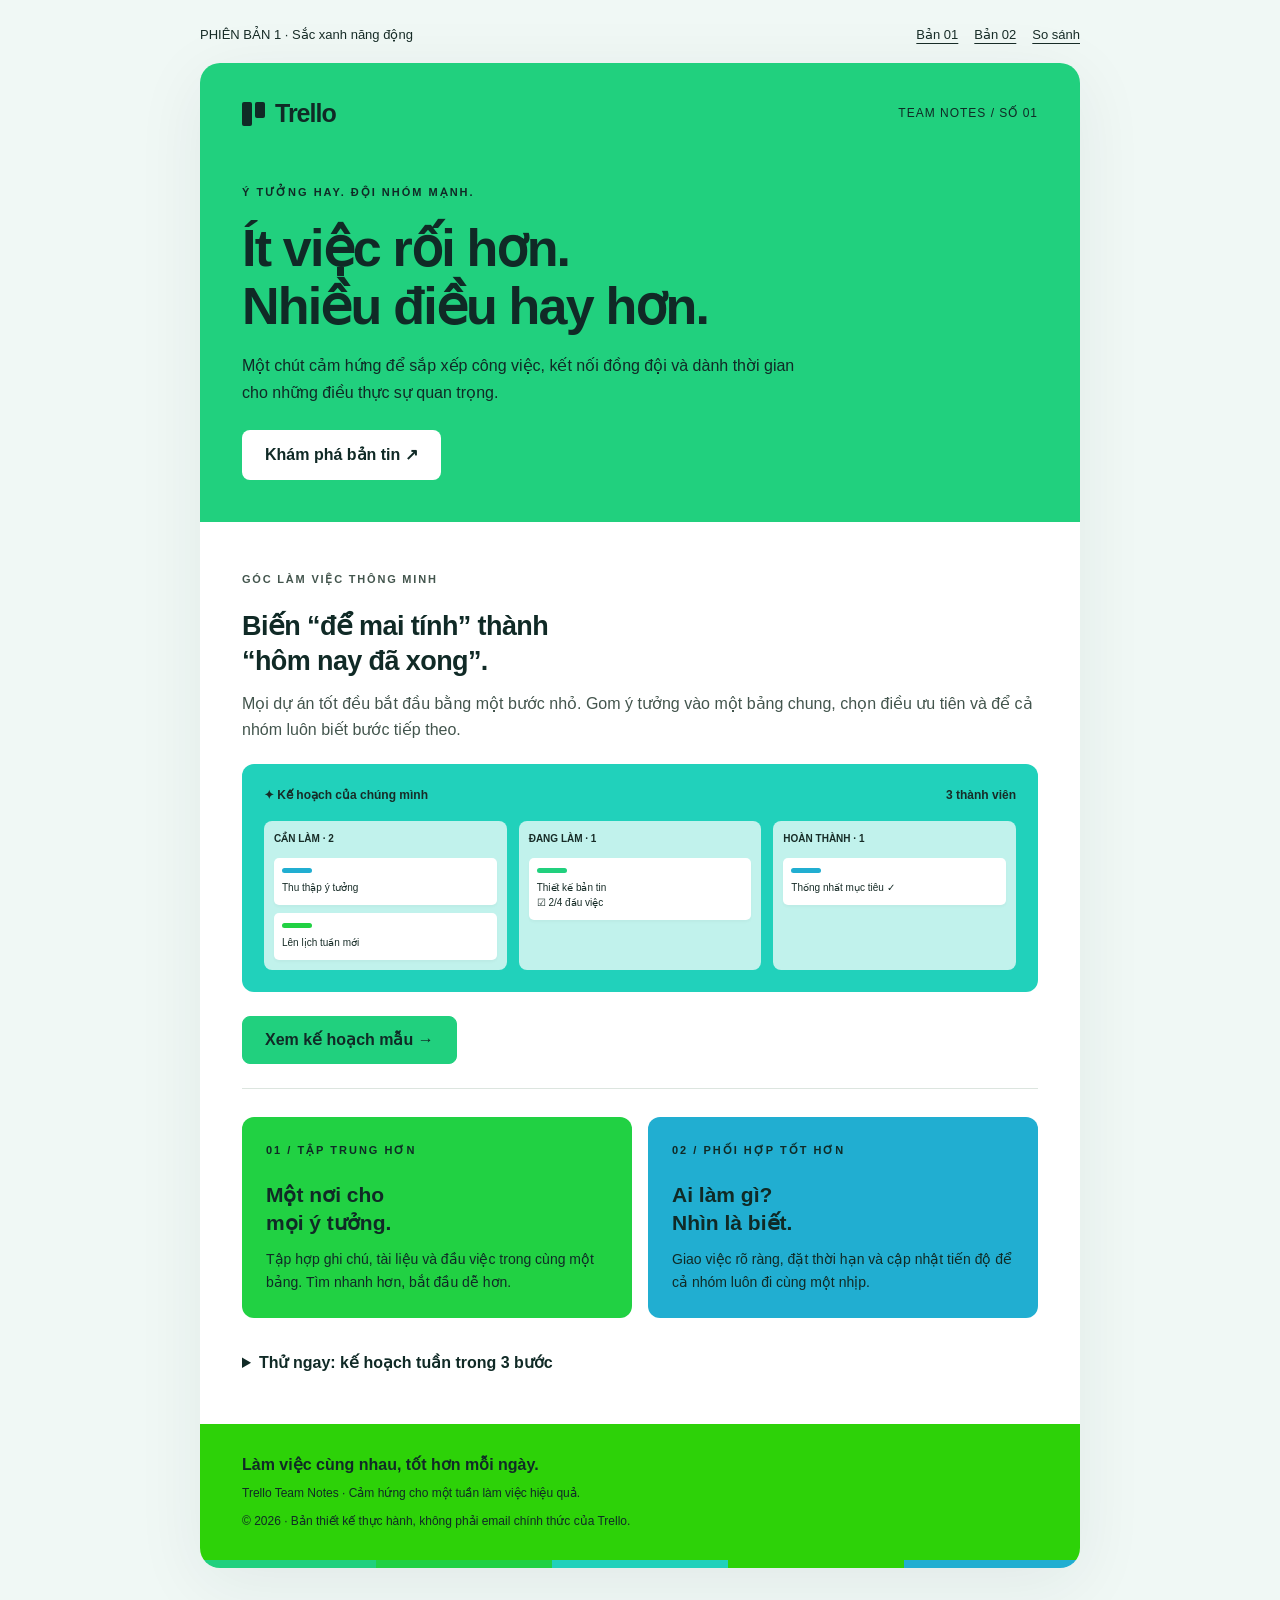
<file: index.html>
<!doctype html>
<html lang="vi"><head><meta charset="utf-8"><meta name="viewport" content="width=device-width,initial-scale=1"><meta name="description" content="Bản tin làm việc nhóm: sắp xếp ý tưởng, theo dõi tiến độ và cùng nhau hoàn thành mục tiêu."><title>Trello Team Notes — Sắc xanh năng động</title><link rel="stylesheet" href="vendor/bootstrap.min.css"><link rel="stylesheet" href="theme1.css"><link rel="stylesheet" href="style.css"></head>
<body><nav class="demo-nav" aria-label="Các phiên bản newsletter"><span>PHIÊN BẢN 1 · Sắc xanh năng động</span><div class="links"><a href="index.html">Bản 01</a><a href="newsletter_version2.html">Bản 02</a><a href="so-sanh.html">So sánh</a></div></nav>
<main class="newsletter"><header class="primary-bg"><div class="masthead"><div class="brand"><span class="brand-mark" aria-hidden="true"><i></i><i></i></span>Trello</div><span class="edition">TEAM NOTES / SỐ 01</span></div><section class="hero" aria-labelledby="hero-title"><div class="eyebrow">Ý tưởng hay. Đội nhóm mạnh.</div><h1 id="hero-title">Ít việc rối hơn.<br>Nhiều điều hay hơn.</h1><p>Một chút cảm hứng để sắp xếp công việc, kết nối đồng đội và dành thời gian cho những điều thực sự quan trọng.</p><a class="hero-cta" href="#bai-viet">Khám phá bản tin <span aria-hidden="true">&nbsp;↗</span></a></section></header>
<div class="content"><article id="bai-viet" class="intro"><p class="section-label">GÓC LÀM VIỆC THÔNG MINH</p><h2 class="text-primary-color">Biến “để mai tính” thành<br>“hôm nay đã xong”.</h2><p>Mọi dự án tốt đều bắt đầu bằng một bước nhỏ. Gom ý tưởng vào một bảng chung, chọn điều ưu tiên và để cả nhóm luôn biết bước tiếp theo.</p>
<div class="board" role="img" aria-label="Bảng công việc minh họa gồm ba cột: Cần làm, Đang làm và Hoàn thành."><div class="board-top"><span>✦ Kế hoạch của chúng mình</span><span>3 thành viên</span></div><div class="board-columns"><div class="board-col"><strong>CẦN LÀM · 2</strong><div class="task"><span class="tag"></span>Thu thập ý tưởng</div><div class="task"><span class="tag secondary"></span>Lên lịch tuần mới</div></div><div class="board-col"><strong>ĐANG LÀM · 1</strong><div class="task"><span class="tag primary"></span>Thiết kế bản tin<br>☑ 2/4 đầu việc</div></div><div class="board-col"><strong>HOÀN THÀNH · 1</strong><div class="task"><span class="tag"></span>Thống nhất mục tiêu ✓</div></div></div></div>
<a class="btn btn-primary-custom" href="#ke-hoach">Xem kế hoạch mẫu <span aria-hidden="true">&nbsp;→</span></a></article>
<section class="row g-3 mb-2" aria-label="Gợi ý nổi bật"><div class="col-md-6"><article class="card feature h-100"><div class="card-body"><div class="number">01 / TẬP TRUNG HƠN</div><h3>Một nơi cho<br>mọi ý tưởng.</h3><p>Tập hợp ghi chú, tài liệu và đầu việc trong cùng một bảng. Tìm nhanh hơn, bắt đầu dễ hơn.</p></div></article></div><div class="col-md-6"><article class="card feature alt h-100"><div class="card-body"><div class="number">02 / PHỐI HỢP TỐT HƠN</div><h3>Ai làm gì?<br>Nhìn là biết.</h3><p>Giao việc rõ ràng, đặt thời hạn và cập nhật tiến độ để cả nhóm luôn đi cùng một nhịp.</p></div></article></div></section>
<details class="tip" id="ke-hoach"><summary>Thử ngay: kế hoạch tuần trong 3 bước</summary><ol><li>Tạo ba cột: Cần làm, Đang làm, Hoàn thành.</li><li>Viết từng công việc lên một thẻ, thêm người phụ trách và thời hạn.</li><li>Cập nhật thẻ mỗi ngày; cùng nhìn lại kết quả vào cuối tuần.</li></ol></details></div>
<footer class="footer"><strong>Làm việc cùng nhau, tốt hơn mỗi ngày.</strong><p>Trello Team Notes · Cảm hứng cho một tuần làm việc hiệu quả.</p><p class="mt-2">© 2026 · Bản thiết kế thực hành, không phải email chính thức của Trello.</p></footer><div class="palette-strip" aria-hidden="true"><span style="--swatch:#21D07E"></span><span style="--swatch:#21D143"></span><span style="--swatch:#21D1BB"></span><span style="--swatch:#2DD208"></span><span style="--swatch:#21AED1"></span></div></main>
<script>document.querySelectorAll('a[href="#ke-hoach"]').forEach(function(a){a.addEventListener('click',function(){document.getElementById('ke-hoach').open=true;});});</script></body></html>
</file>
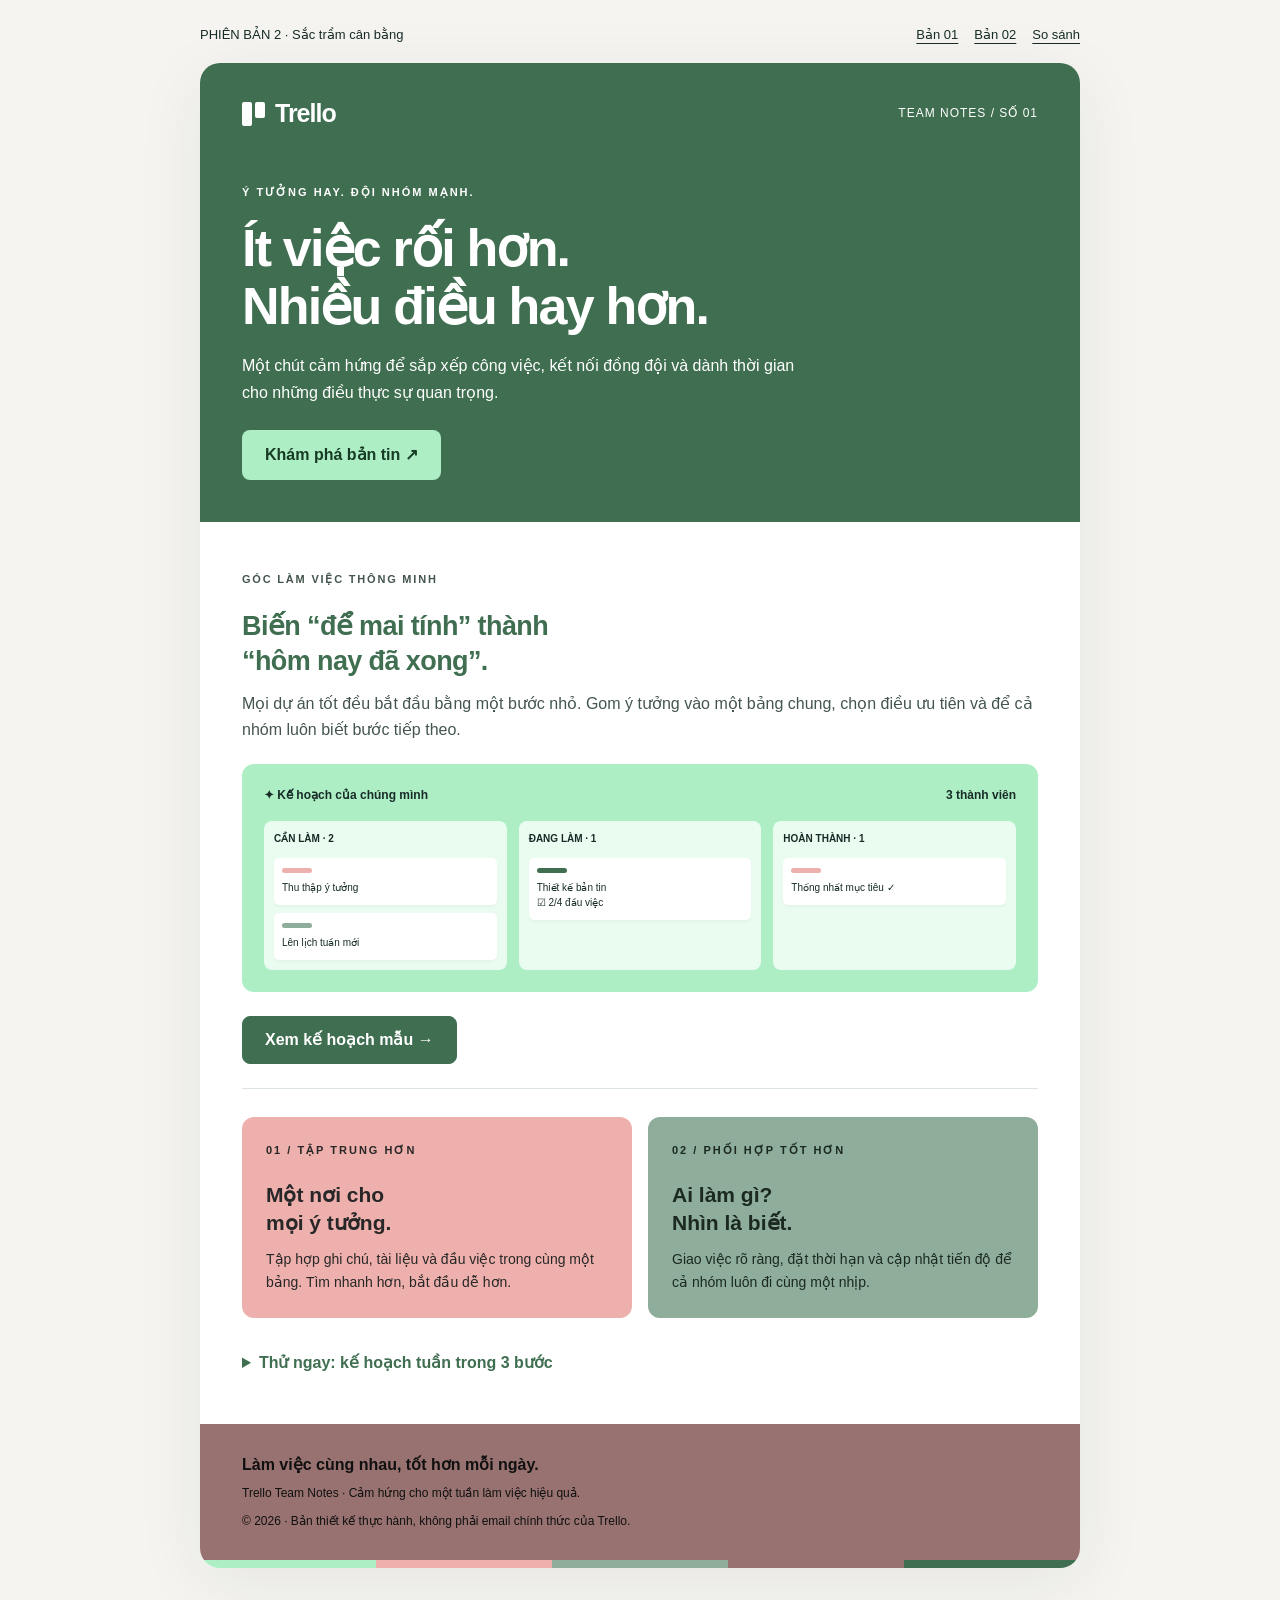
<file: newsletter_version2.html>
<!doctype html>
<html lang="vi"><head><meta charset="utf-8"><meta name="viewport" content="width=device-width,initial-scale=1"><meta name="description" content="Bản tin làm việc nhóm: sắp xếp ý tưởng, theo dõi tiến độ và cùng nhau hoàn thành mục tiêu."><title>Trello Team Notes — Sắc trầm cân bằng</title><link rel="stylesheet" href="vendor/bootstrap.min.css"><link rel="stylesheet" href="theme2.css"><link rel="stylesheet" href="style.css"></head>
<body><nav class="demo-nav" aria-label="Các phiên bản newsletter"><span>PHIÊN BẢN 2 · Sắc trầm cân bằng</span><div class="links"><a href="index.html">Bản 01</a><a href="newsletter_version2.html">Bản 02</a><a href="so-sanh.html">So sánh</a></div></nav>
<main class="newsletter"><header class="primary-bg"><div class="masthead"><div class="brand"><span class="brand-mark" aria-hidden="true"><i></i><i></i></span>Trello</div><span class="edition">TEAM NOTES / SỐ 01</span></div><section class="hero" aria-labelledby="hero-title"><div class="eyebrow">Ý tưởng hay. Đội nhóm mạnh.</div><h1 id="hero-title">Ít việc rối hơn.<br>Nhiều điều hay hơn.</h1><p>Một chút cảm hứng để sắp xếp công việc, kết nối đồng đội và dành thời gian cho những điều thực sự quan trọng.</p><a class="hero-cta" href="#bai-viet">Khám phá bản tin <span aria-hidden="true">&nbsp;↗</span></a></section></header>
<div class="content"><article id="bai-viet" class="intro"><p class="section-label">GÓC LÀM VIỆC THÔNG MINH</p><h2 class="text-primary-color">Biến “để mai tính” thành<br>“hôm nay đã xong”.</h2><p>Mọi dự án tốt đều bắt đầu bằng một bước nhỏ. Gom ý tưởng vào một bảng chung, chọn điều ưu tiên và để cả nhóm luôn biết bước tiếp theo.</p>
<div class="board" role="img" aria-label="Bảng công việc minh họa gồm ba cột: Cần làm, Đang làm và Hoàn thành."><div class="board-top"><span>✦ Kế hoạch của chúng mình</span><span>3 thành viên</span></div><div class="board-columns"><div class="board-col"><strong>CẦN LÀM · 2</strong><div class="task"><span class="tag"></span>Thu thập ý tưởng</div><div class="task"><span class="tag secondary"></span>Lên lịch tuần mới</div></div><div class="board-col"><strong>ĐANG LÀM · 1</strong><div class="task"><span class="tag primary"></span>Thiết kế bản tin<br>☑ 2/4 đầu việc</div></div><div class="board-col"><strong>HOÀN THÀNH · 1</strong><div class="task"><span class="tag"></span>Thống nhất mục tiêu ✓</div></div></div></div>
<a class="btn btn-primary-custom" href="#ke-hoach">Xem kế hoạch mẫu <span aria-hidden="true">&nbsp;→</span></a></article>
<section class="row g-3 mb-2" aria-label="Gợi ý nổi bật"><div class="col-md-6"><article class="card feature h-100"><div class="card-body"><div class="number">01 / TẬP TRUNG HƠN</div><h3>Một nơi cho<br>mọi ý tưởng.</h3><p>Tập hợp ghi chú, tài liệu và đầu việc trong cùng một bảng. Tìm nhanh hơn, bắt đầu dễ hơn.</p></div></article></div><div class="col-md-6"><article class="card feature alt h-100"><div class="card-body"><div class="number">02 / PHỐI HỢP TỐT HƠN</div><h3>Ai làm gì?<br>Nhìn là biết.</h3><p>Giao việc rõ ràng, đặt thời hạn và cập nhật tiến độ để cả nhóm luôn đi cùng một nhịp.</p></div></article></div></section>
<details class="tip" id="ke-hoach"><summary>Thử ngay: kế hoạch tuần trong 3 bước</summary><ol><li>Tạo ba cột: Cần làm, Đang làm, Hoàn thành.</li><li>Viết từng công việc lên một thẻ, thêm người phụ trách và thời hạn.</li><li>Cập nhật thẻ mỗi ngày; cùng nhìn lại kết quả vào cuối tuần.</li></ol></details></div>
<footer class="footer"><strong>Làm việc cùng nhau, tốt hơn mỗi ngày.</strong><p>Trello Team Notes · Cảm hứng cho một tuần làm việc hiệu quả.</p><p class="mt-2">© 2026 · Bản thiết kế thực hành, không phải email chính thức của Trello.</p></footer><div class="palette-strip" aria-hidden="true"><span style="--swatch:#ADEEC5"></span><span style="--swatch:#EDB0AD"></span><span style="--swatch:#8EAD9A"></span><span style="--swatch:#987270"></span><span style="--swatch:#3F6E50"></span></div></main>
<script>document.querySelectorAll('a[href="#ke-hoach"]').forEach(function(a){a.addEventListener('click',function(){document.getElementById('ke-hoach').open=true;});});</script></body></html>
</file>
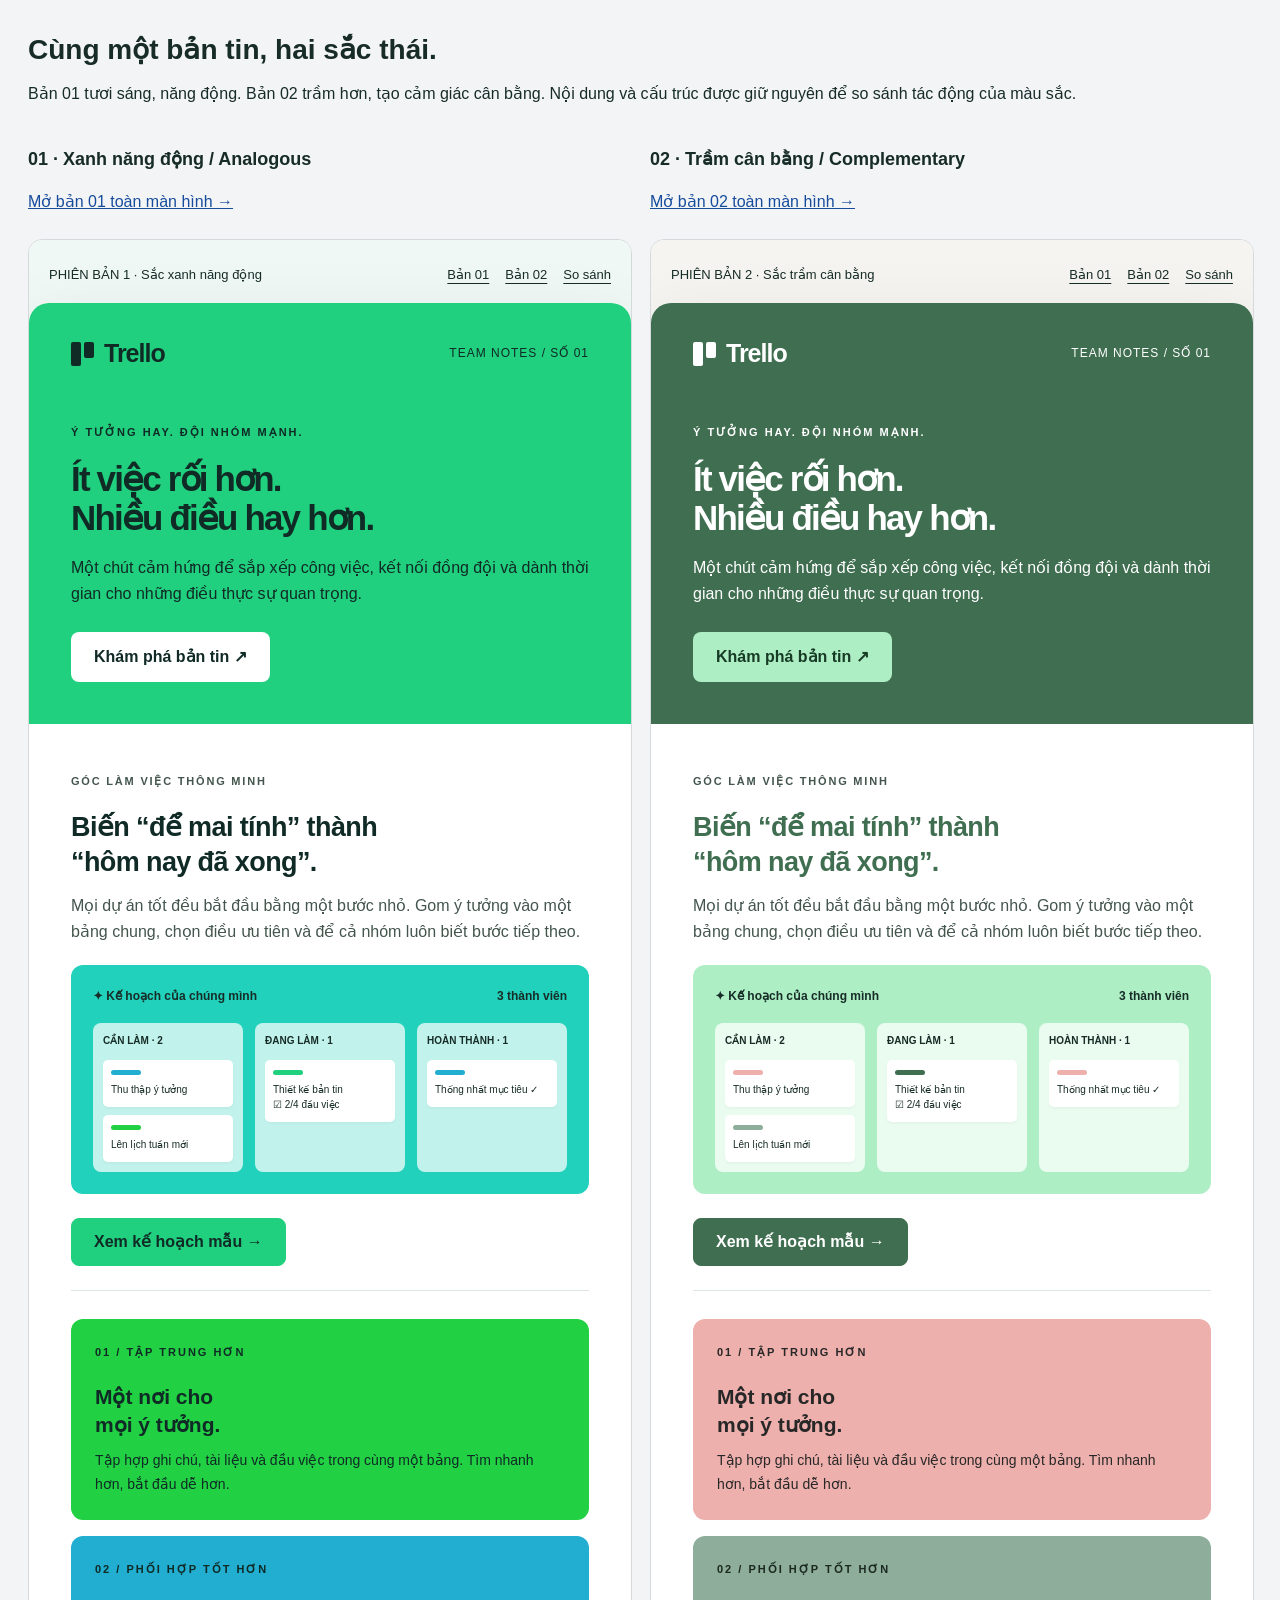
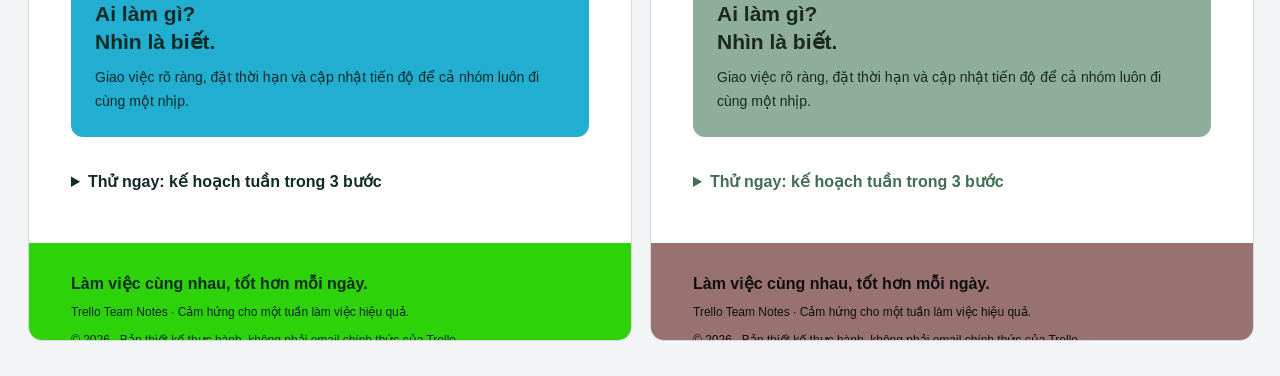
<file: so-sanh.html>
<!doctype html><html lang="vi"><head><meta charset="utf-8"><meta name="viewport" content="width=device-width,initial-scale=1"><title>So sánh hai phiên bản newsletter</title><style>body{margin:0;font:16px/1.6 Arial;background:#f3f4f6;color:#172c27}main{max-width:1600px;margin:auto;padding:28px}h1{margin:0;font-size:28px}p{margin:8px 0 24px}.grid{display:grid;grid-template-columns:1fr 1fr;gap:20px}iframe{width:100%;height:1700px;border:1px solid #d5d9dc;border-radius:14px;background:white}h2{font-size:18px}a{color:#174c9c}@media(max-width:900px){.grid{grid-template-columns:1fr}main{padding:16px}}</style></head><body><main><h1>Cùng một bản tin, hai sắc thái.</h1><p>Bản 01 tươi sáng, năng động. Bản 02 trầm hơn, tạo cảm giác cân bằng. Nội dung và cấu trúc được giữ nguyên để so sánh tác động của màu sắc.</p><div class="grid"><section><h2>01 · Xanh năng động / Analogous</h2><p><a href="index.html">Mở bản 01 toàn màn hình →</a></p><iframe src="index.html" title="Newsletter phiên bản 1"></iframe></section><section><h2>02 · Trầm cân bằng / Complementary</h2><p><a href="newsletter_version2.html">Mở bản 02 toàn màn hình →</a></p><iframe src="newsletter_version2.html" title="Newsletter phiên bản 2"></iframe></section></div></main></body></html>
</file>
<file: theme1.css>
/* Sắc xanh năng động — Analogous / Adobe Color */
:root {
  --primary-color: #21D07E;
  --secondary-color: #21D143;
  --accent-color: #21AED1;
  --darker-primary-color: #21D1BB;
  --text-color: #172C27;
  --secondary-text: #43554D;
  --accent-text: #172C27;
  --light-bg-color: #FFFFFF;
  --page-bg: #F0F8F5;
  --heading-color: #102A26;
  --on-primary: #102A26;
  --hero-button: #FFFFFF;
  --hero-button-text: #102A26;
  --hero-button-hover: #E6FFF4;
  --board-bg: #21D1BB;
  --column-bg: #FFFFFFB8;
  --border-color: #DCE5DF;
  --feature-one: #21D143;
  --feature-one-text: #102A26;
  --feature-two: #21AED1;
  --feature-two-text: #102A26;
  --footer-bg: #2DD208;
  --footer-text: #102A26;
}
</file>
<file: style.css>
*{box-sizing:border-box}body{margin:0;background:var(--page-bg);color:var(--text-color);font-family:Arial,Helvetica,sans-serif;font-size:16px;line-height:1.65}.demo-nav{max-width:920px;margin:24px auto 18px;padding:0 20px;display:flex;justify-content:space-between;align-items:center;gap:12px;font-size:13px}.demo-nav a{color:var(--text-color);text-underline-offset:4px}.demo-nav .links{display:flex;gap:16px}.newsletter{max-width:880px;margin:0 auto 40px;background:var(--light-bg-color);border-radius:20px;overflow:hidden;box-shadow:0 15px 70px #172b3a12}.primary-bg{background:var(--primary-color);color:var(--on-primary)}.secondary-bg{background:var(--secondary-color)}.accent-bg{background:var(--accent-color)}.text-primary-color{color:var(--heading-color)}.text-secondary-color{color:var(--secondary-text)}.text-accent{color:var(--accent-text)}.masthead{padding:30px 42px 20px;display:flex;align-items:center;justify-content:space-between;font-size:12px;letter-spacing:1px}.brand{font-size:25px;letter-spacing:-1px;font-weight:800;display:flex;align-items:center;gap:9px}.brand-mark{display:inline-flex;gap:3px;width:24px;height:25px}.brand-mark i{display:block;width:10px;background:currentColor;border-radius:2px;height:24px}.brand-mark i:last-child{height:16px}.hero{padding:28px 42px 42px}.eyebrow{font-size:11px;letter-spacing:2px;font-weight:700;text-transform:uppercase;margin-bottom:18px}.hero h1{font-size:clamp(32px,5.8vw,52px);line-height:1.12;letter-spacing:-1.8px;font-weight:800;margin-bottom:18px;max-width:610px}.hero p{max-width:570px;margin-bottom:24px;font-size:16px}.hero-cta,.btn-primary-custom{display:inline-flex;align-items:center;justify-content:center;min-height:48px;padding:11px 22px;font-weight:700;border-radius:8px;text-decoration:none;border:1px solid transparent}.hero-cta{background:var(--hero-button);color:var(--hero-button-text)}.hero-cta:hover{background:var(--hero-button-hover);color:var(--hero-button-text)}.btn-primary-custom{background:var(--primary-color);color:var(--on-primary);border-color:var(--primary-color)}.btn-primary-custom:hover{background:var(--darker-primary-color);color:var(--on-primary);border-color:var(--darker-primary-color)}a:focus-visible,summary:focus-visible{outline:3px solid var(--text-color);outline-offset:4px}.content{padding:36px 42px 30px}.section-label{font-size:11px;letter-spacing:1.8px;font-weight:700;text-transform:uppercase;color:var(--secondary-text)}h2{font-size:27px;line-height:1.3;letter-spacing:-.6px;font-weight:750}.intro{padding-bottom:24px;border-bottom:1px solid var(--border-color);margin-bottom:28px}.intro p{color:var(--secondary-text);margin:12px 0 20px}.board{padding:22px;border-radius:12px;background:var(--board-bg);margin-bottom:24px}.board-top{display:flex;justify-content:space-between;gap:16px;font-size:12px;margin-bottom:16px;font-weight:700}.board-columns{display:grid;grid-template-columns:repeat(3,minmax(0,1fr));gap:12px}.board-col{border-radius:8px;padding:10px;background:var(--column-bg);min-width:0}.board-col strong{font-size:10px;display:block;margin-bottom:10px}.task{background:var(--light-bg-color);padding:10px 8px;border-radius:5px;margin-bottom:8px;font-size:10px;line-height:1.5;box-shadow:0 2px 3px #00000008}.task:last-child{margin:0}.tag{height:5px;width:30px;display:block;background:var(--accent-color);margin-bottom:7px;border-radius:3px}.tag.secondary{background:var(--secondary-color)}.tag.primary{background:var(--primary-color)}.feature{border:0;border-radius:12px;overflow:hidden;background:var(--feature-one);color:var(--feature-one-text)}.feature.alt{background:var(--feature-two);color:var(--feature-two-text)}.feature .card-body{padding:24px}.feature .number{font-size:11px;font-weight:700;letter-spacing:2px;margin-bottom:22px}.feature h3{font-size:21px;line-height:1.35;font-weight:700;margin-bottom:10px}.feature p{font-size:14px;margin:0}.tip{padding:24px 0 0;margin-top:8px}.tip summary{font-weight:700;color:var(--heading-color);cursor:pointer;min-height:44px}.tip ol{margin-top:12px;padding-left:20px;font-size:14px}.footer{padding:28px 42px;background:var(--footer-bg);color:var(--footer-text);font-size:12px}.footer strong{font-size:16px;display:block;margin-bottom:6px}.footer p{margin:0}.palette-strip{display:flex;height:8px}.palette-strip span{flex:1;background:var(--swatch)}@media(max-width:575.98px){.demo-nav{flex-wrap:wrap;margin-top:16px}.newsletter{margin:0 12px 24px;border-radius:14px}.masthead{padding:24px 24px 14px}.hero{padding:20px 24px 30px}.hero h1{letter-spacing:-1px}.content{padding:26px 24px}.footer{padding:24px}.board{padding:14px}.board-columns{gap:6px}.board-col{padding:7px}.task{font-size:9px;padding:8px 5px}.board-top{font-size:11px}.masthead .edition{letter-spacing:0;font-size:10px}}@media print{.demo-nav{display:none}.newsletter{box-shadow:none;margin:0 auto}body{background:white}}
</file>
<file: theme2.css>
/* Sắc trầm cân bằng — Complementary / Adobe Color */
:root {
  --primary-color: #3F6E50;
  --secondary-color: #8EAD9A;
  --accent-color: #EDB0AD;
  --darker-primary-color: #294C35;
  --text-color: #172C27;
  --secondary-text: #43554D;
  --accent-text: #172C27;
  --light-bg-color: #FFFFFF;
  --page-bg: #F5F4F0;
  --heading-color: #3F6E50;
  --on-primary: #FFFFFF;
  --hero-button: #ADEEC5;
  --hero-button-text: #173B24;
  --hero-button-hover: #D1F5DF;
  --board-bg: #ADEEC5;
  --column-bg: #FFFFFFBF;
  --border-color: #DCE5DF;
  --feature-one: #EDB0AD;
  --feature-one-text: #282727;
  --feature-two: #8EAD9A;
  --feature-two-text: #1B2921;
  --footer-bg: #987270;
  --footer-text: #101010;
}
</file>
